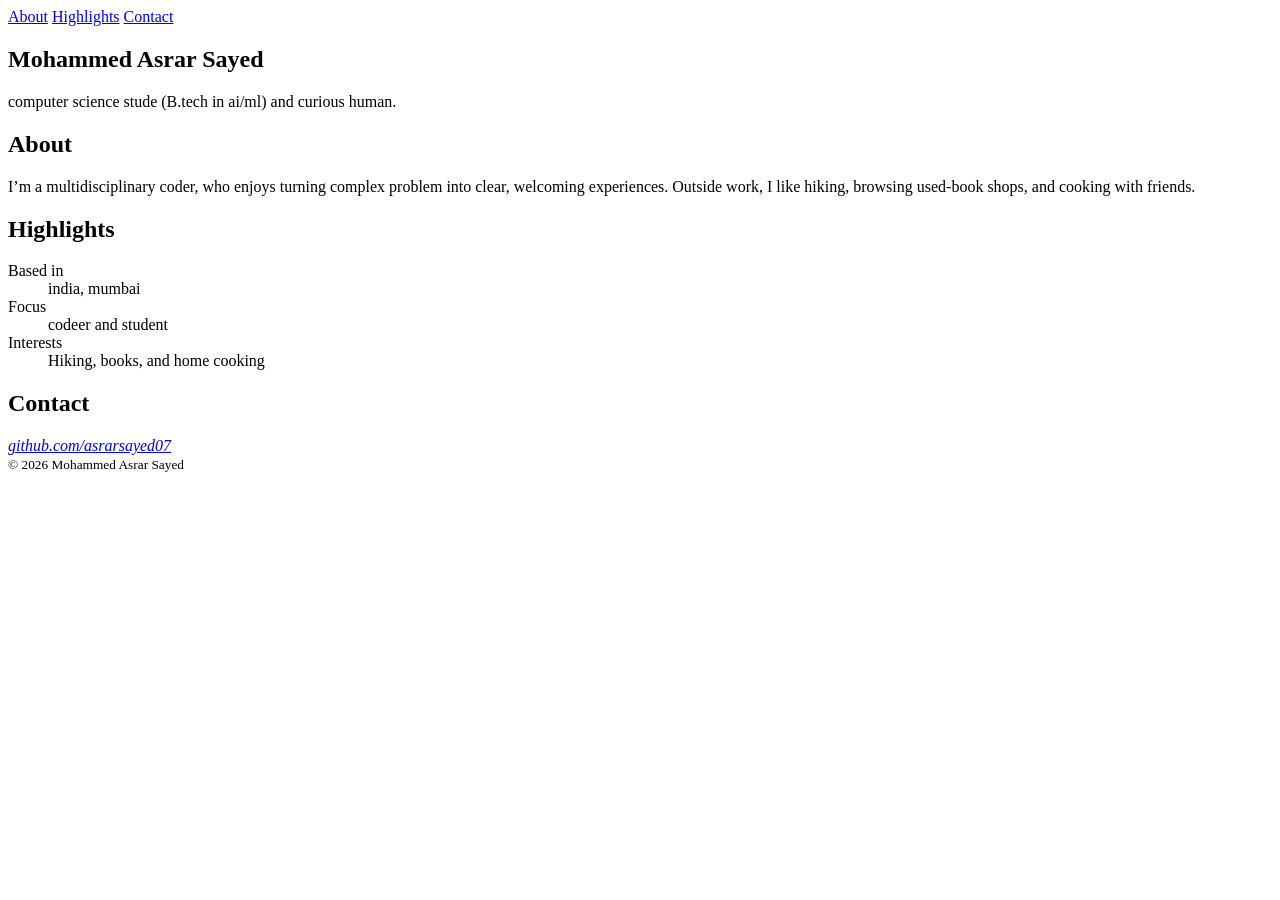
<file: P5/index.html>
<!doctype html>
<html lang="en">
<head>
  <meta charset="utf-8">
  <meta name="viewport" content="width=device-width, initial-scale=1">
  <meta name="description" content="A short biography of Mohammed Asrar Sayed.">
  <title>Mohammed Asrar Sayed — Bio</title>
</head>
<body>
  <header>
    <nav aria-label="Main navigation">
      <a href="#about">About</a>
      <a href="#highlights">Highlights</a>
      <a href="#contact">Contact</a>
    </nav>
  </header>

  <main>
    <article>
      <header>
        <h1>Mohammed Asrar Sayed</h1>
        <p>computer science stude (B.tech in ai/ml) and curious human.</p>
      </header>

      <section id="about">
        <h2>About</h2>
        <p>
          I’m a multidisciplinary coder, who enjoys turning complex problem
          into clear, welcoming experiences. Outside work, I like hiking,
          browsing used-book shops, and cooking with friends.
        </p>
      </section>

      <section id="highlights">
        <h2>Highlights</h2>
        <dl>
          <dt>Based in</dt>
          <dd>india, mumbai</dd>
          <dt>Focus</dt>
          <dd>codeer and student</dd>
          <dt>Interests</dt>
          <dd>Hiking, books, and home cooking</dd>
        </dl>
      </section>

      <section id="contact">
        <h2>Contact</h2>
        <address>
          <a href="https://github.com/asrarsayed07" target="_blank" rel="noreferrer">github.com/asrarsayed07</a>
        </address>
      </section>
    </article>
  </main>

  <footer>
    <small>© <time datetime="2026">2026</time> Mohammed Asrar Sayed</small>
  </footer>
</body>
</html>
</file>
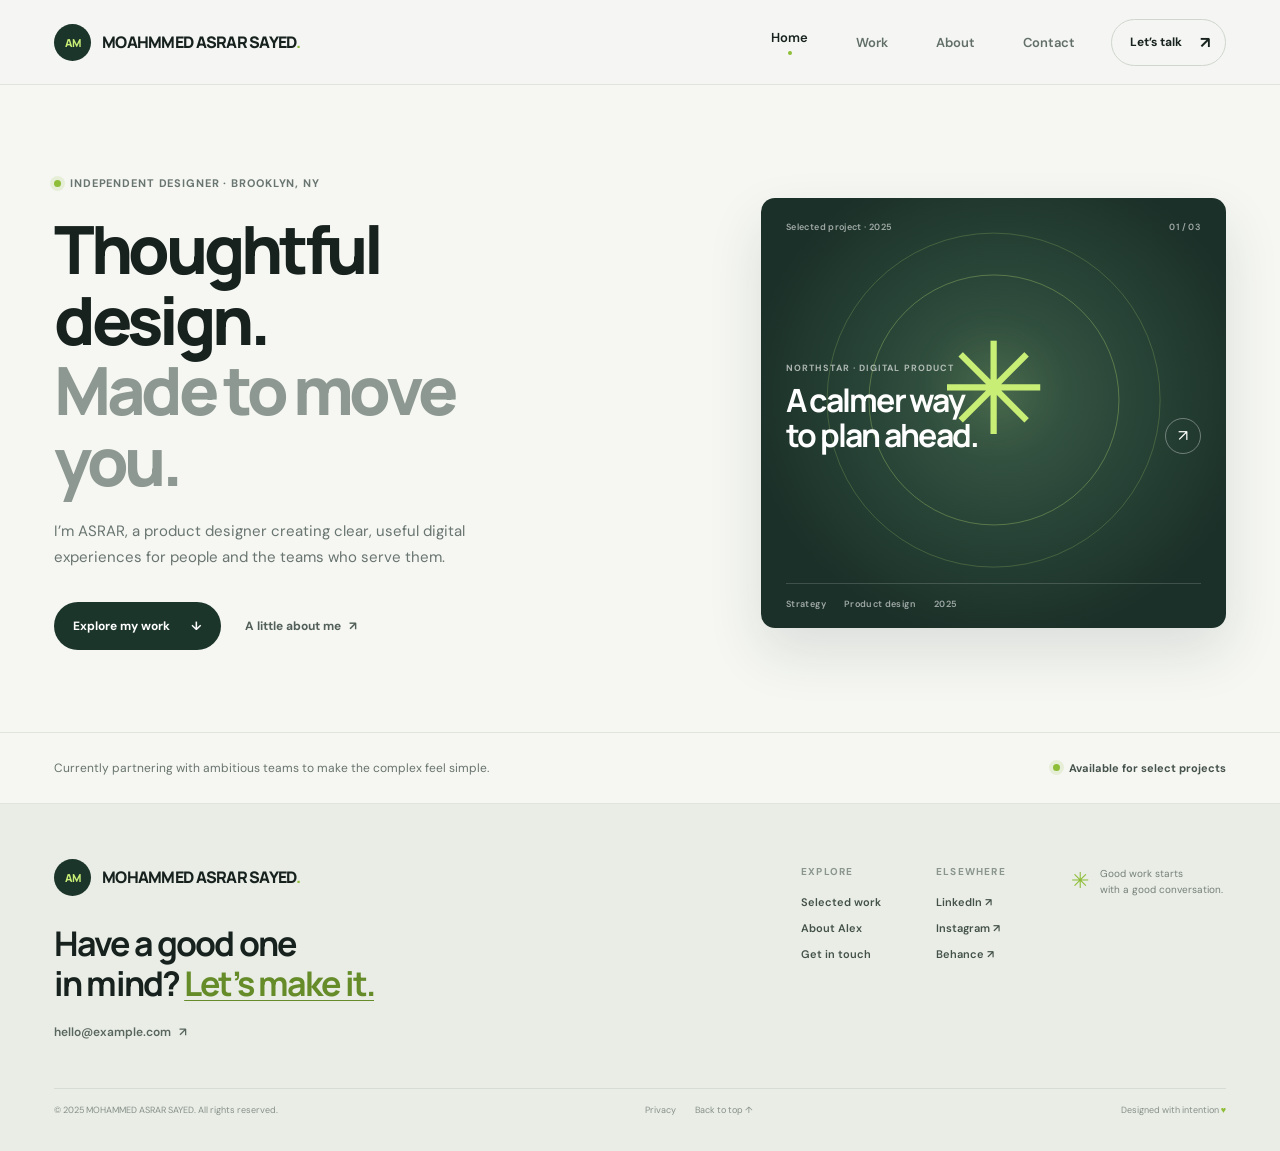
<file: P10/p10.html>
<!doctype html>
<html lang="en">
<head>
  <meta charset="utf-8">
  <meta name="viewport" content="width=device-width, initial-scale=1">
  <meta name="description" content="A responsive portfolio header and footer built with modern CSS Flexbox.">
  <title>MOHAMMED ASRAR SAYED — Portfolio</title>
  <link rel="preconnect" href="https://fonts.googleapis.com">
  <link rel="preconnect" href="https://fonts.gstatic.com" crossorigin>
  <link href="https://fonts.googleapis.com/css2?family=DM+Sans:wght@400;500;600;700&family=Manrope:wght@500;600;700;800&display=swap" rel="stylesheet">
  <link rel="stylesheet" href="p10.css">
</head>
<body>
  <a class="skip-link" href="#main">Skip to content</a>

  <header class="site-header">
    <div class="header-inner">
      <a class="brand" href="#home" aria-label="Alex Morgan home">
        <span class="brand-mark" aria-hidden="true">AM</span>
        <span class="brand-name">MOAHMMED ASRAR SAYED<span class="brand-dot">.</span></span>
      </a>

      <nav class="primary-nav" aria-label="Main navigation">
        <a class="nav-link is-current" href="#home">Home</a>
        <a class="nav-link" href="#work">Work</a>
        <a class="nav-link" href="#about">About</a>
        <a class="nav-link" href="#contact">Contact</a>
      </nav>

      <a class="header-cta" href="mailto:hello@example.com">
        <span>Let’s talk</span>
        <span class="arrow" aria-hidden="true">↗</span>
      </a>
    </div>
  </header>

  <main id="main">
    <section class="hero" id="home" aria-labelledby="hero-title">
      <div class="hero-copy">
        <p class="eyebrow">
          <span class="status-dot"></span>
          Independent designer · Brooklyn, NY
        </p>

        <h1 id="hero-title">
          Thoughtful design.<br>
          <span>Made to move you.</span>
        </h1>

        <p class="hero-description">
          I’m ASRAR, a product designer creating clear, useful digital
          experiences for people and the teams who serve them.
        </p>

        <div class="hero-actions">
          <a class="button button-dark" href="#work">
            Explore my work <span aria-hidden="true">↓</span>
          </a>
          <a class="text-link" href="#about">
            A little about me <span aria-hidden="true">↗</span>
          </a>
        </div>
      </div>

      <div class="hero-card" id="work" aria-label="Featured project: Northstar, a calmer way to plan">
        <div class="card-topline">
          <span>Selected project · 2025</span>
          <span>01 / 03</span>
        </div>

        <div class="orbit orbit-one"></div>
        <div class="orbit orbit-two"></div>

        <div class="northstar-icon" aria-hidden="true">✳</div>

        <div class="project-caption">
          <div>
            <p class="project-kicker">Northstar · Digital product</p>
            <h2>A calmer way<br>to plan ahead.</h2>
          </div>
          <a class="round-link" href="#contact" aria-label="Ask about the Northstar project">↗</a>
        </div>

        <div class="card-bottom">
          <span>Strategy</span>
          <span>Product design</span>
          <span>2025</span>
        </div>
      </div>
    </section>

    <section class="about-strip" id="about">
      <p>Currently partnering with ambitious teams to make the complex feel simple.</p>
      <div class="availability">
        <span class="status-dot"></span>
        Available for select projects
      </div>
    </section>
  </main>

  <footer class="site-footer" id="contact">
    <div class="footer-main">
      <div class="footer-intro">
        <a class="brand footer-brand" href="#home">
          <span class="brand-mark" aria-hidden="true">AM</span>
          <span class="brand-name">MOHAMMED ASRAR SAYED<span class="brand-dot">.</span></span>
        </a>

        <h2>
          Have a good one<br>
          in mind? <a href="mailto:hello@example.com">Let’s make it.</a>
        </h2>

        <a class="email-link" href="mailto:hello@example.com">
          hello@example.com <span aria-hidden="true">↗</span>
        </a>
      </div>

      <div class="footer-column">
        <h3>Explore</h3>
        <a href="#work">Selected work</a>
        <a href="#about">About Alex</a>
        <a href="#contact">Get in touch</a>
      </div>

      <div class="footer-column">
        <h3>Elsewhere</h3>
        <a href="https://www.linkedin.com/">LinkedIn <span aria-hidden="true">↗</span></a>
        <a href="https://www.instagram.com/">Instagram <span aria-hidden="true">↗</span></a>
        <a href="https://www.behance.net/">Behance <span aria-hidden="true">↗</span></a>
      </div>

      <div class="footer-note">
        <span class="note-icon" aria-hidden="true">✳</span>
        <p>Good work starts<br>with a good conversation.</p>
      </div>
    </div>

    <div class="footer-bottom">
      <span>© 2025 MOHAMMED ASRAR SAYED. All rights reserved.</span>

      <div class="footer-legal">
        <a href="#privacy">Privacy</a>
        <a href="#home">Back to top ↑</a>
      </div>

      <span class="built-with">
        Designed with intention <span aria-hidden="true">♥</span>
      </span>
    </div>
  </footer>
</body>
</html>
</file>
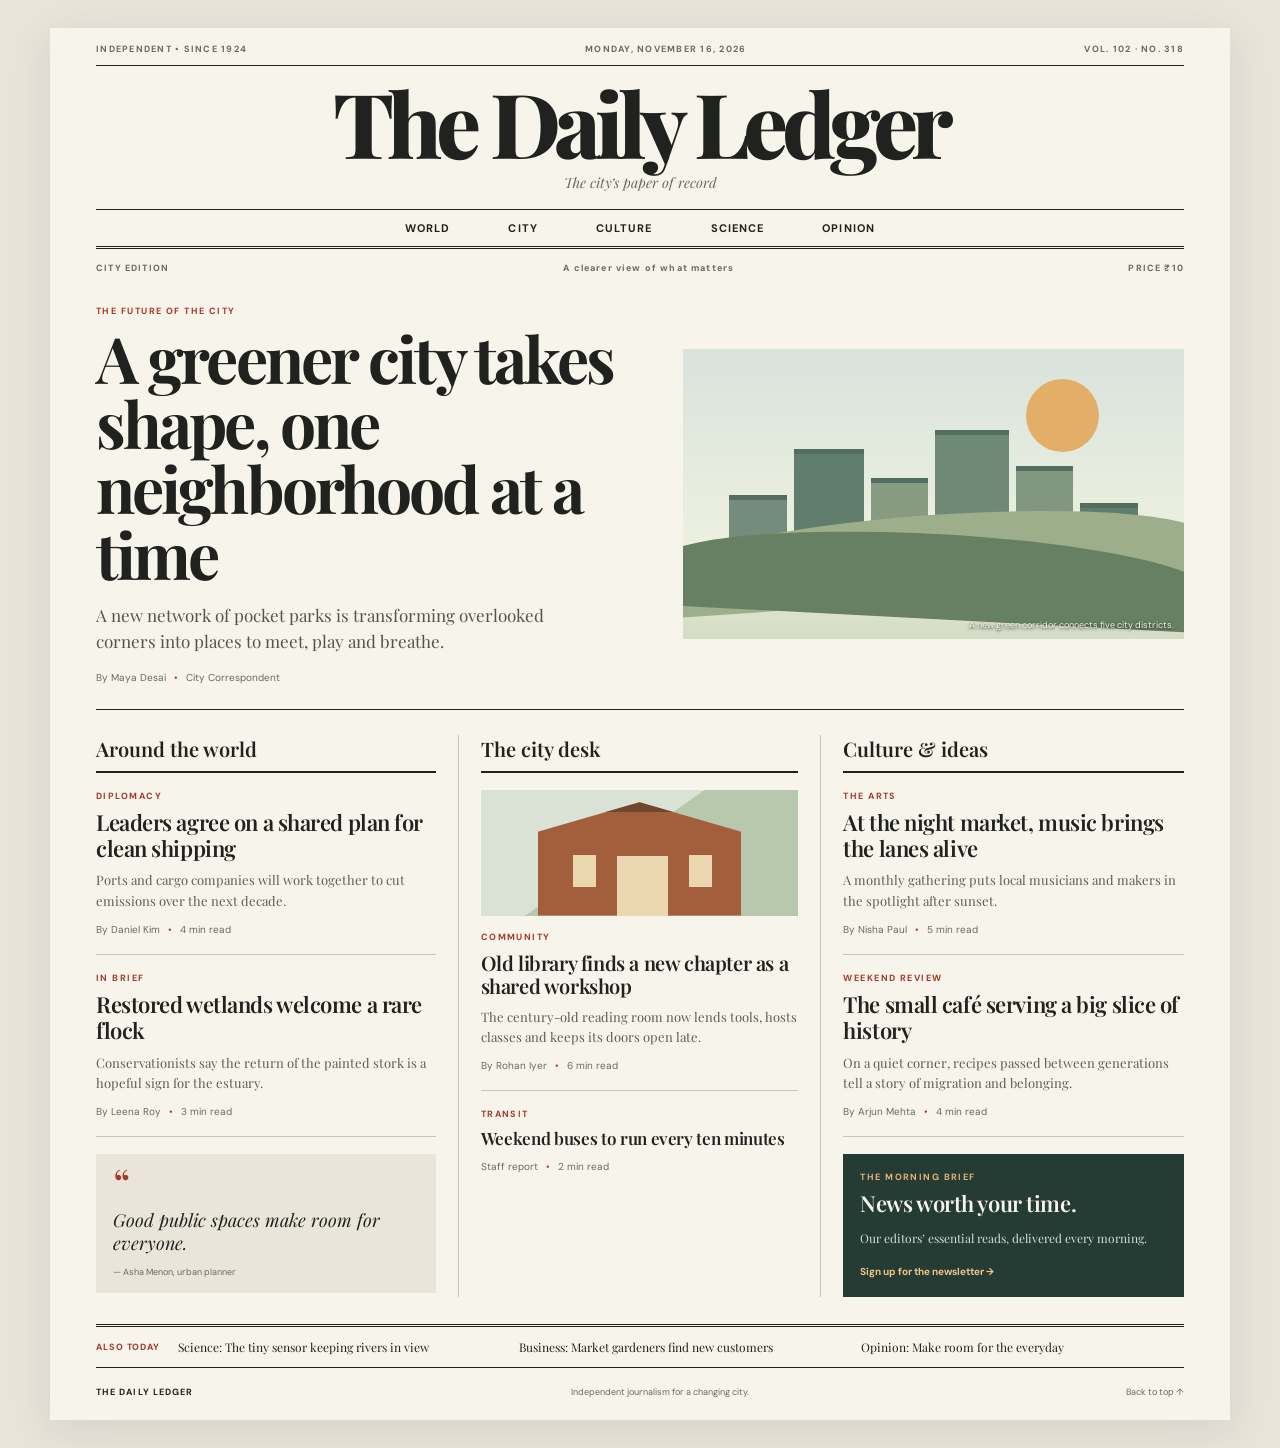
<file: P11/p11.html>
<!doctype html>
<html lang="en">
<head>
  <meta charset="utf-8">
  <meta name="viewport" content="width=device-width, initial-scale=1">
  <meta name="description" content="A responsive newspaper-style three-column layout built with CSS Grid.">
  <title>The Daily Ledger — City Edition</title>
  <link rel="stylesheet" href="p11.css">
</head>
<body>
  <div class="page-shell">
    <header class="masthead">
      <div class="topline">
        <span>INDEPENDENT • SINCE 1924</span>
        <span>MONDAY, NOVEMBER 16, 2026</span>
        <span>VOL. 102 · NO. 318</span>
      </div>
      <a class="brand" href="#top" aria-label="The Daily Ledger home">The Daily Ledger</a>
      <p class="tagline">The city’s paper of record</p>
      <nav class="sections" aria-label="Newspaper sections">
        <a href="#world">World</a>
        <a href="#city">City</a>
        <a href="#culture">Culture</a>
        <a href="#science">Science</a>
        <a href="#opinion">Opinion</a>
      </nav>
    </header>

    <main id="top">
      <div class="edition-line">
        <span>CITY EDITION</span>
        <span>A clearer view of what matters</span>
        <span>PRICE ₹10</span>
      </div>

      <section class="lead-story" aria-labelledby="lead-title">
        <div class="lead-copy">
          <p class="kicker">THE FUTURE OF THE CITY</p>
          <h1 id="lead-title">A greener city takes shape, one neighborhood at a time</h1>
          <p class="deck">
            A new network of pocket parks is transforming overlooked corners into
            places to meet, play and breathe.
          </p>
          <p class="byline">By Maya Desai <span>•</span> City Correspondent</p>
        </div>

        <figure class="lead-art" role="img" aria-label="Illustration of a city skyline surrounded by trees">
          <div class="sun"></div>
          <div class="skyline">
            <i></i><i></i><i></i><i></i><i></i><i></i>
          </div>
          <div class="hill hill-back"></div>
          <div class="hill hill-front"></div>
          <figcaption>A new green corridor connects five city districts.</figcaption>
        </figure>
      </section>

      <div class="content-grid">
        <section class="column" id="world" aria-labelledby="world-heading">
          <h2 class="column-heading" id="world-heading">Around the world</h2>

          <article class="story">
            <p class="kicker">DIPLOMACY</p>
            <h3>Leaders agree on a shared plan for clean shipping</h3>
            <p class="summary">
              Ports and cargo companies will work together to cut emissions over
              the next decade.
            </p>
            <p class="byline">By Daniel Kim <span>•</span> 4 min read</p>
          </article>

          <article class="story">
            <p class="kicker">IN BRIEF</p>
            <h3>Restored wetlands welcome a rare flock</h3>
            <p class="summary">
              Conservationists say the return of the painted stork is a hopeful
              sign for the estuary.
            </p>
            <p class="byline">By Leena Roy <span>•</span> 3 min read</p>
          </article>

          <aside class="quote-card">
            <span class="quote-mark">“</span>
            <blockquote>Good public spaces make room for everyone.</blockquote>
            <p>— Asha Menon, urban planner</p>
          </aside>
        </section>

        <section class="column" id="city" aria-labelledby="city-heading">
          <h2 class="column-heading" id="city-heading">The city desk</h2>

          <article class="story featured-story">
            <div class="story-illustration library" role="img" aria-label="Illustration of a neighborhood library"></div>
            <p class="kicker">COMMUNITY</p>
            <h3>Old library finds a new chapter as a shared workshop</h3>
            <p class="summary">
              The century-old reading room now lends tools, hosts classes and
              keeps its doors open late.
            </p>
            <p class="byline">By Rohan Iyer <span>•</span> 6 min read</p>
          </article>

          <article class="story compact-story">
            <p class="kicker">TRANSIT</p>
            <h3>Weekend buses to run every ten minutes</h3>
            <p class="byline">Staff report <span>•</span> 2 min read</p>
          </article>
        </section>

        <section class="column" id="culture" aria-labelledby="culture-heading">
          <h2 class="column-heading" id="culture-heading">Culture &amp; ideas</h2>

          <article class="story">
            <p class="kicker">THE ARTS</p>
            <h3>At the night market, music brings the lanes alive</h3>
            <p class="summary">
              A monthly gathering puts local musicians and makers in the
              spotlight after sunset.
            </p>
            <p class="byline">By Nisha Paul <span>•</span> 5 min read</p>
          </article>

          <article class="story">
            <p class="kicker">WEEKEND REVIEW</p>
            <h3>The small café serving a big slice of history</h3>
            <p class="summary">
              On a quiet corner, recipes passed between generations tell a story
              of migration and belonging.
            </p>
            <p class="byline">By Arjun Mehta <span>•</span> 4 min read</p>
          </article>

          <div class="newsletter" id="opinion">
            <p class="kicker">THE MORNING BRIEF</p>
            <h3>News worth your time.</h3>
            <p>Our editors’ essential reads, delivered every morning.</p>
            <a href="mailto:brief@example.com?subject=Morning%20Brief">
              Sign up for the newsletter →
            </a>
          </div>
        </section>
      </div>

      <section class="bottom-strip" id="science" aria-label="More headlines">
        <span class="strip-label">ALSO TODAY</span>
        <a href="#science">Science: The tiny sensor keeping rivers in view</a>
        <a href="#city">Business: Market gardeners find new customers</a>
        <a href="#opinion">Opinion: Make room for the everyday</a>
      </section>
    </main>

    <footer>
      <span>THE DAILY LEDGER</span>
      <span>Independent journalism for a changing city.</span>
      <a href="#top">Back to top ↑</a>
    </footer>
  </div>
</body>
</html>
</file>
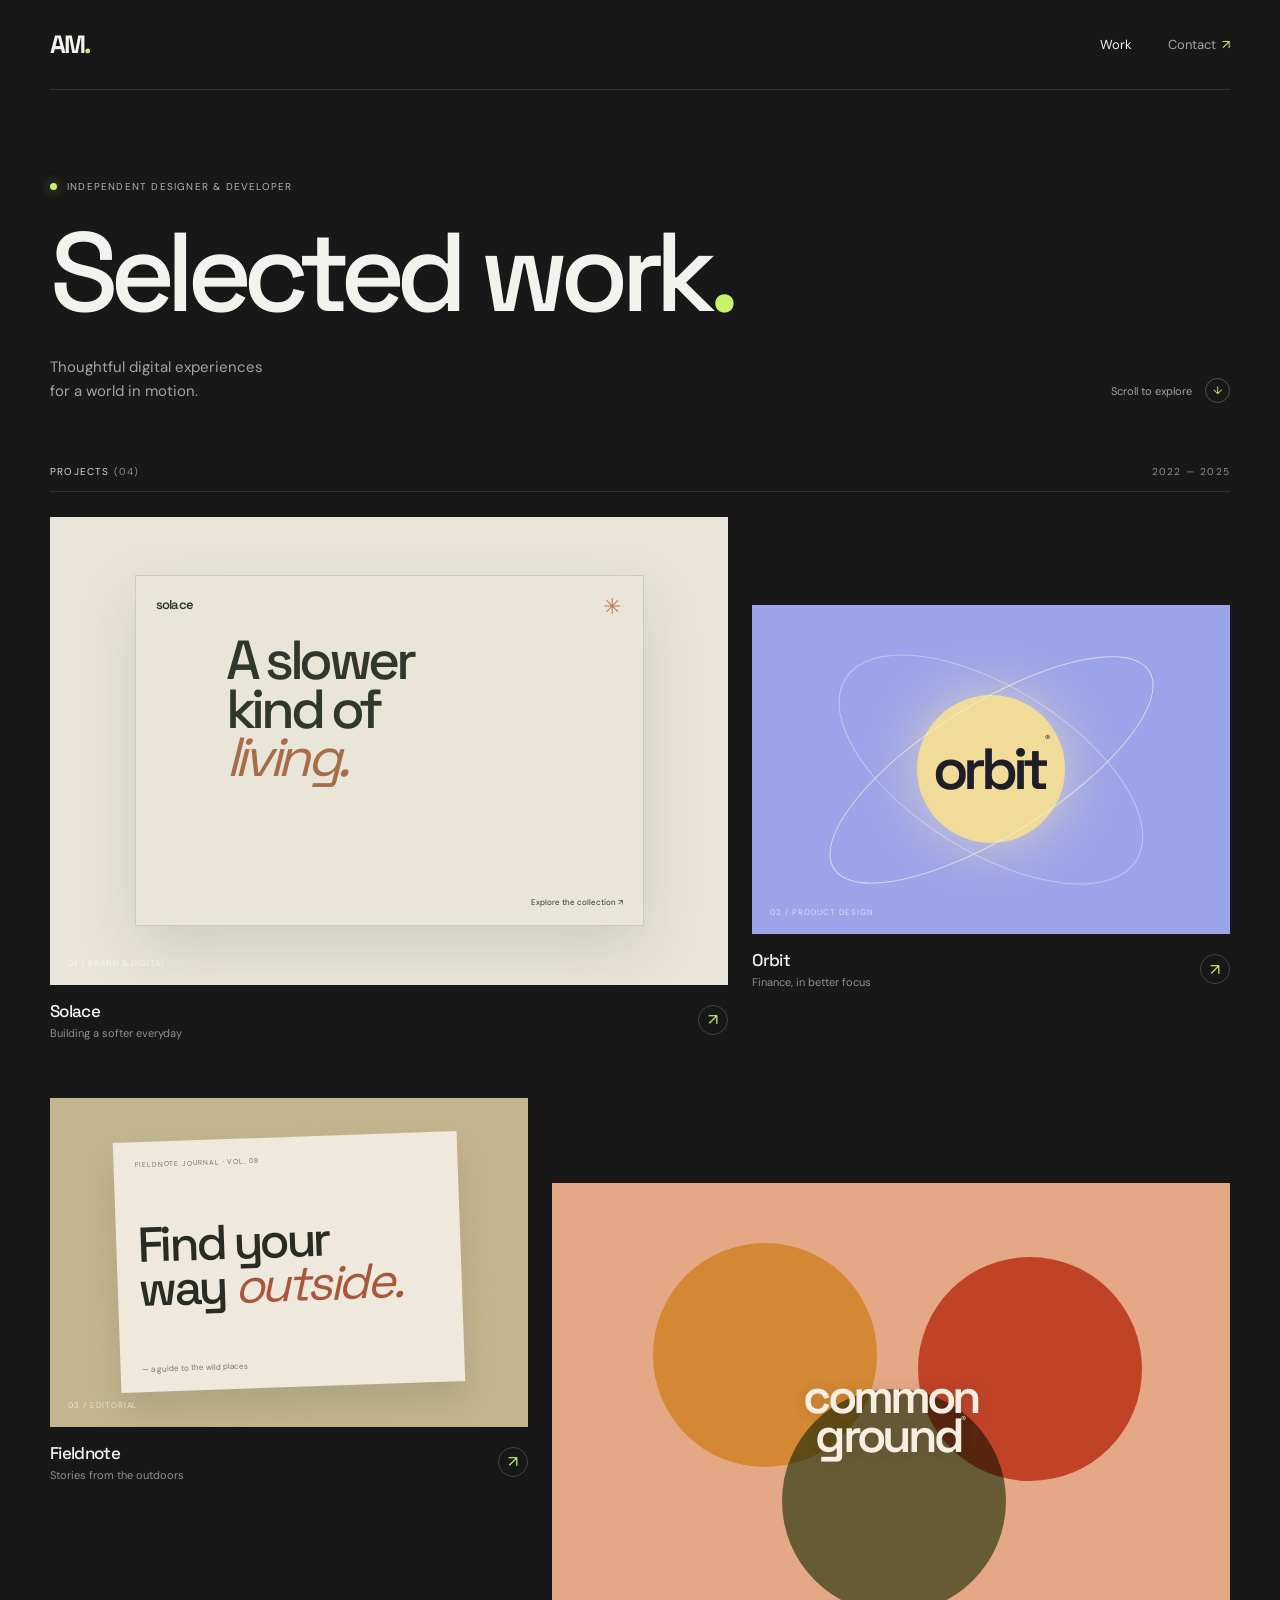
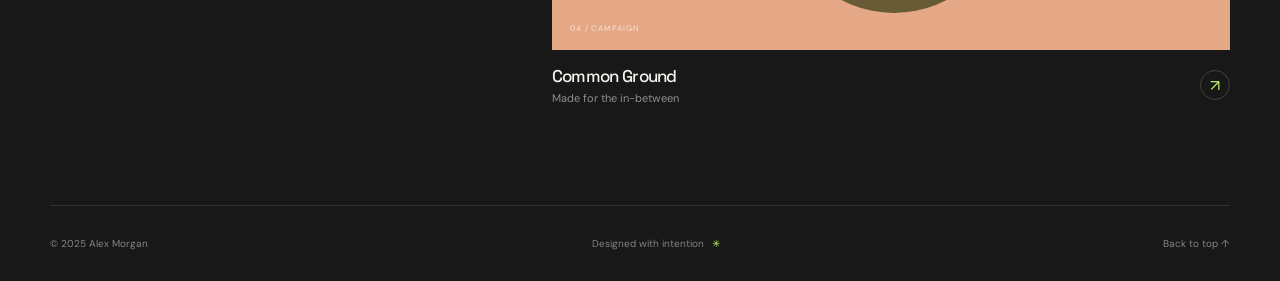
<file: P12/p12.html>
<!doctype html>
<html lang="en">
<head>
  <meta charset="utf-8">
  <meta name="viewport" content="width=device-width, initial-scale=1">
  <meta name="description" content="Selected digital design and development projects by Alex Morgan.">
  <title>Selected Work — Alex Morgan</title>
  <link rel="preconnect" href="https://fonts.googleapis.com">
  <link rel="preconnect" href="https://fonts.gstatic.com" crossorigin>
  <link href="https://fonts.googleapis.com/css2?family=DM+Sans:wght@400;500;600;700&family=Space+Grotesk:wght@400;500;600;700&display=swap" rel="stylesheet">
  <link rel="stylesheet" href="p12.css">
</head>
<body>
  <main class="page-shell">
    <header class="site-header">
      <a class="wordmark" href="#top" aria-label="Alex Morgan, home">AM<span>.</span></a>
      <nav aria-label="Main navigation">
        <a class="nav-active" href="#work">Work</a>
        <a href="mailto:hello@alexmorgan.design">Contact <span aria-hidden="true">↗</span></a>
      </nav>
    </header>

    <section class="intro" id="top" aria-labelledby="page-title">
      <p class="eyebrow"><span class="status-dot"></span> Independent designer &amp; developer</p>
      <h1 id="page-title">Selected work<span class="period">.</span></h1>
      <div class="intro-bottom">
        <p>Thoughtful digital experiences<br>for a world in motion.</p>
        <a class="scroll-link" href="#work">Scroll to explore <span aria-hidden="true">↓</span></a>
      </div>
    </section>

    <section class="work-section" id="work" aria-label="Portfolio projects">
      <div class="section-heading">
        <span>Projects <span class="muted">(04)</span></span>
        <span class="section-note">2022 — 2025</span>
      </div>

      <div class="project-grid">
        <article class="project project-featured">
          <a class="project-link" href="https://example.com" aria-label="View Solace project">
            <div class="project-art art-solace">
              <div class="solace-ui">
                <span class="mini-brand">solace</span>
                <span class="sun-mark">✳</span>
                <span class="solace-copy">A slower<br>kind of<br><i>living.</i></span>
                <span class="tiny-cta">Explore the collection ↗</span>
              </div>
              <span class="art-label">01 / BRAND &amp; DIGITAL</span>
            </div>
            <div class="project-meta">
              <div><h2>Solace</h2><p>Building a softer everyday</p></div>
              <span class="project-arrow" aria-hidden="true">↗</span>
            </div>
          </a>
        </article>

        <article class="project project-orbit">
          <a class="project-link" href="https://example.com" aria-label="View Orbit project">
            <div class="project-art art-orbit">
              <div class="orbit-sun"></div>
              <div class="orbit-ring ring-one"></div>
              <div class="orbit-ring ring-two"></div>
              <span class="orbit-word">orbit<span>®</span></span>
              <span class="art-label">02 / PRODUCT DESIGN</span>
            </div>
            <div class="project-meta">
              <div><h2>Orbit</h2><p>Finance, in better focus</p></div>
              <span class="project-arrow" aria-hidden="true">↗</span>
            </div>
          </a>
        </article>

        <article class="project project-fieldnote">
          <a class="project-link" href="https://example.com" aria-label="View Fieldnote project">
            <div class="project-art art-fieldnote">
              <div class="field-card">
                <span class="field-kicker">FIELDNOTE JOURNAL · VOL. 08</span>
                <span class="field-title">Find your<br>way <i>outside.</i></span>
                <span class="field-lines">— a guide to the wild places</span>
              </div>
              <span class="art-label">03 / EDITORIAL</span>
            </div>
            <div class="project-meta">
              <div><h2>Fieldnote</h2><p>Stories from the outdoors</p></div>
              <span class="project-arrow" aria-hidden="true">↗</span>
            </div>
          </a>
        </article>

        <article class="project project-common">
          <a class="project-link" href="https://example.com" aria-label="View Common Ground project">
            <div class="project-art art-common">
              <div class="common-shape shape-a"></div>
              <div class="common-shape shape-b"></div>
              <div class="common-shape shape-c"></div>
              <span class="common-word">common<br>ground<span>®</span></span>
              <span class="art-label">04 / CAMPAIGN</span>
            </div>
            <div class="project-meta">
              <div><h2>Common Ground</h2><p>Made for the in-between</p></div>
              <span class="project-arrow" aria-hidden="true">↗</span>
            </div>
          </a>
        </article>
      </div>
    </section>

    <footer class="site-footer">
      <span>© 2025 Alex Morgan</span>
      <span>Designed with intention <span class="footer-star">✳</span></span>
      <a href="#top">Back to top ↑</a>
    </footer>
  </main>
</body>
</html>
</file>
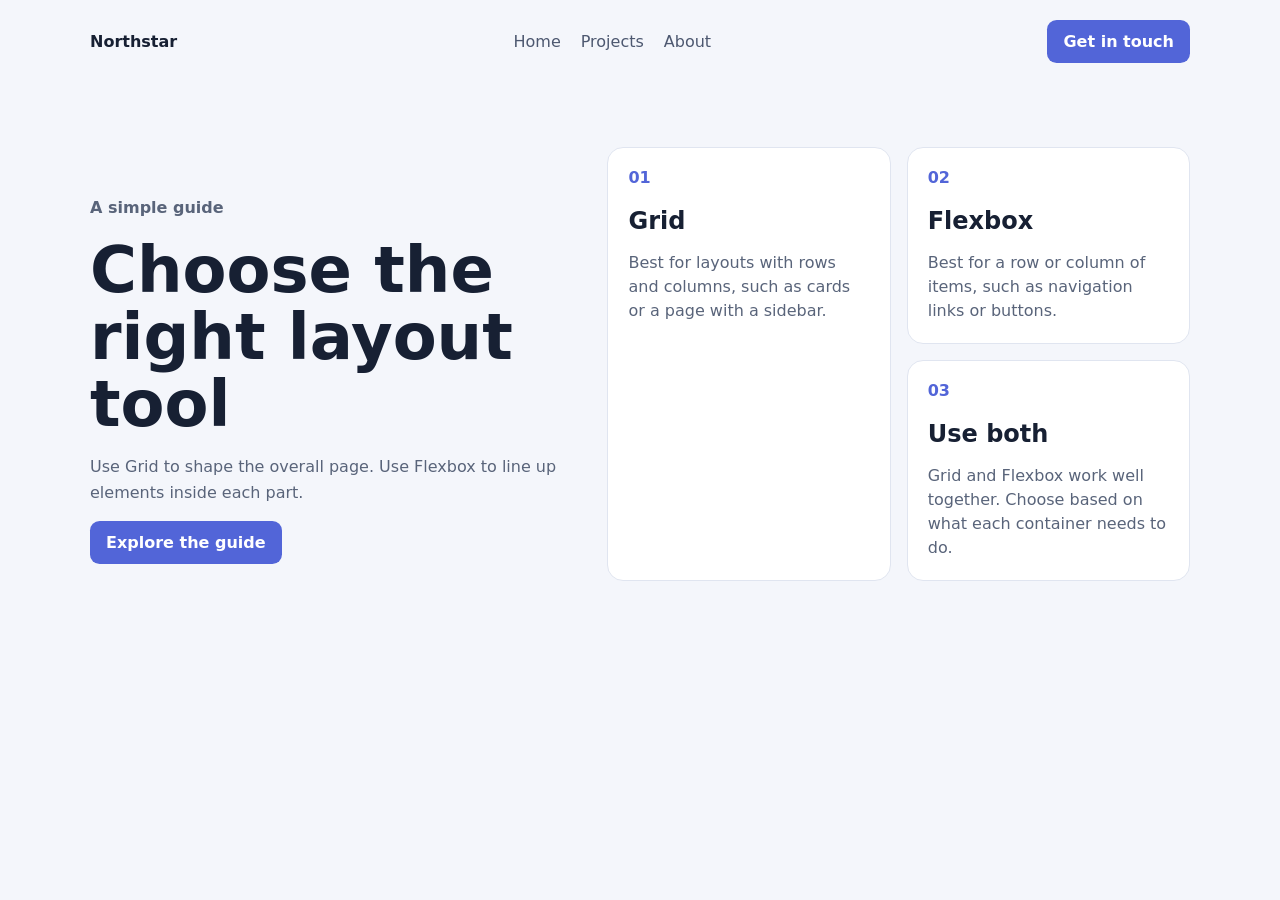
<file: P13/p13.html>
<!DOCTYPE html>
<html lang="en">
<head>
  <meta charset="UTF-8">
  <meta name="viewport" content="width=device-width, initial-scale=1.0">
  <title>Flexbox or Grid?</title>
  <link rel="stylesheet" href="p13.css">
</head>
<body>
  <div class="layout">
    <header class="header">
      <a class="logo" href="#">Northstar</a>

      <nav class="nav" aria-label="Main navigation">
        <a href="#">Home</a>
        <a href="#">Projects</a>
        <a href="#">About</a>
      </nav>

      <a class="button" href="#">Get in touch</a>
    </header>

    <main class="content">
      <section class="intro">
        <p class="eyebrow">A simple guide</p>
        <h1>Choose the right layout tool</h1>
        <p>
          Use Grid to shape the overall page. Use Flexbox to line up elements
          inside each part.
        </p>
        <a class="button" href="#">Explore the guide</a>
      </section>

      <section class="cards" aria-label="Layout options">
        <article class="card">
          <span class="number">01</span>
          <h2>Grid</h2>
          <p>
            Best for layouts with rows and columns, such as cards or a page
            with a sidebar.
          </p>
        </article>

        <article class="card">
          <span class="number">02</span>
          <h2>Flexbox</h2>
          <p>
            Best for a row or column of items, such as navigation links or
            buttons.
          </p>
        </article>

        <article class="card">
          <span class="number">03</span>
          <h2>Use both</h2>
          <p>
            Grid and Flexbox work well together. Choose based on what each
            container needs to do.
          </p>
        </article>
      </section>
    </main>
  </div>
</body>
</html>
</file>
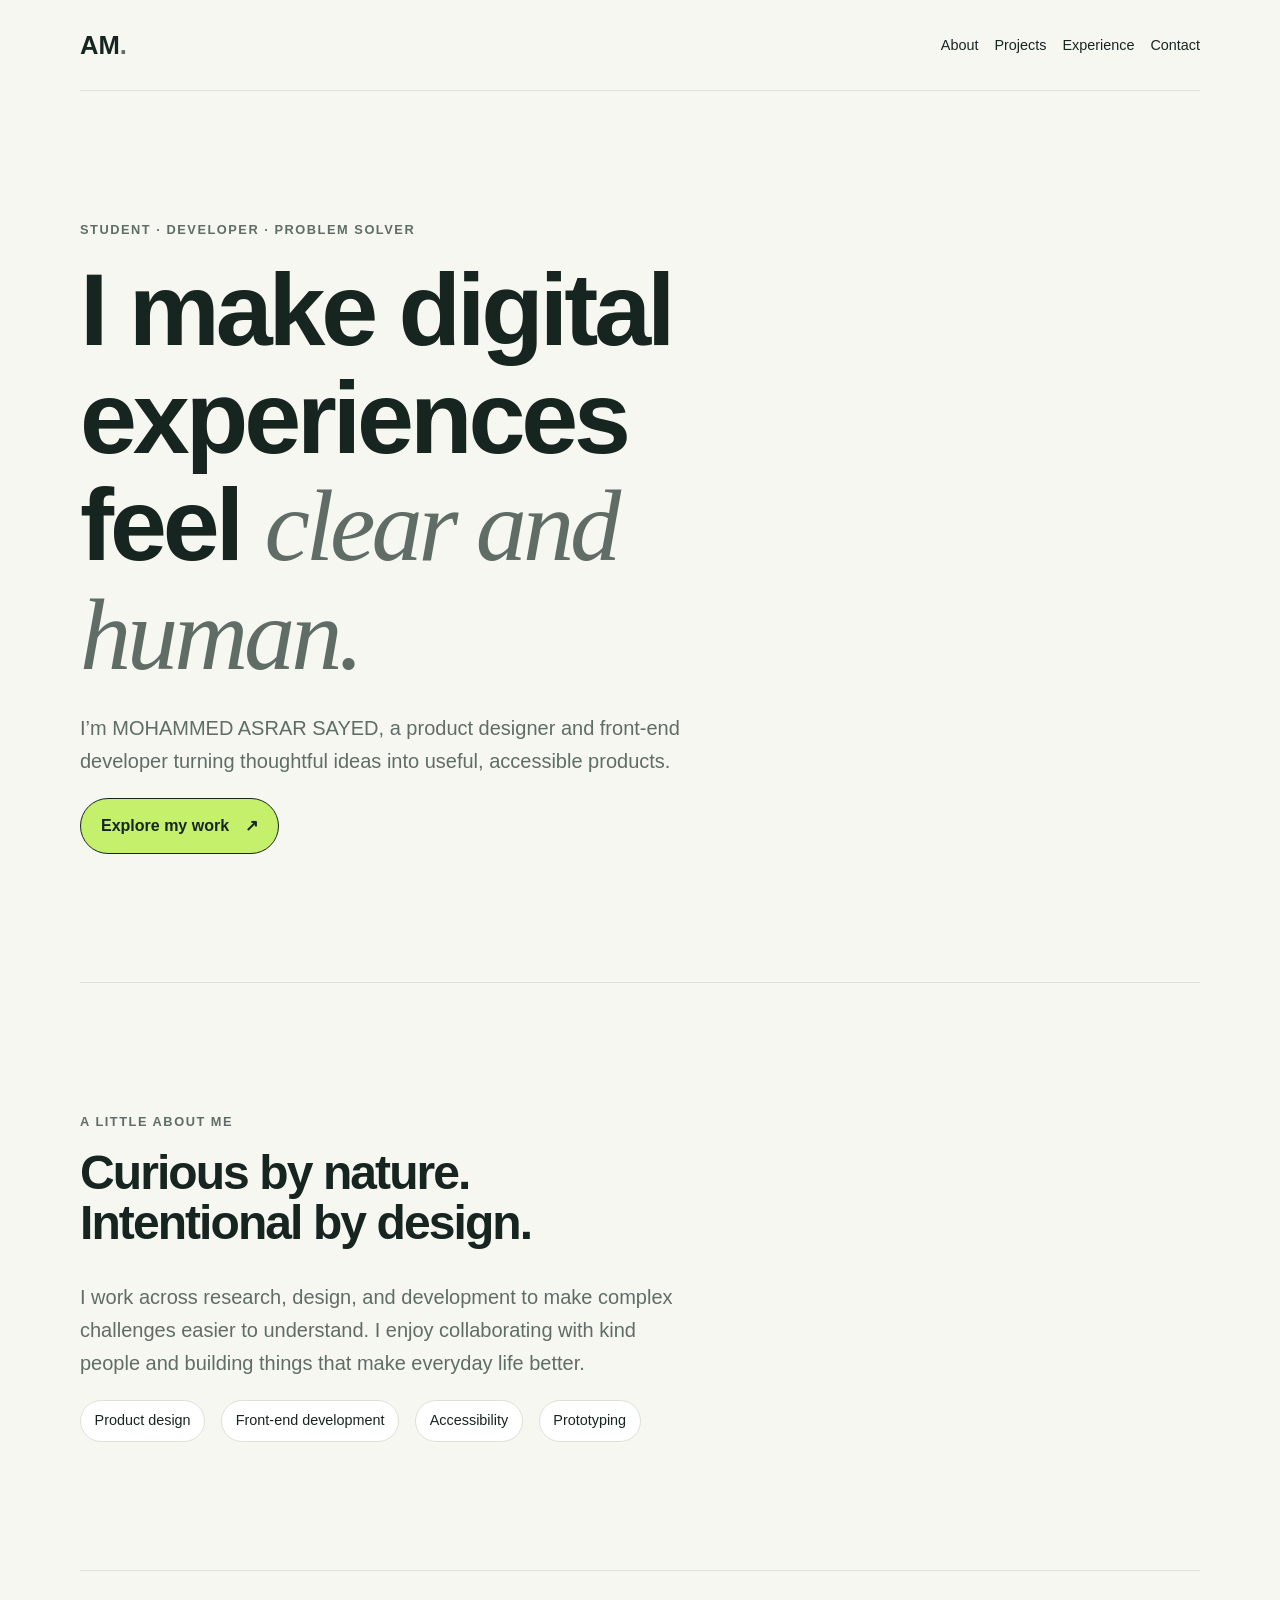
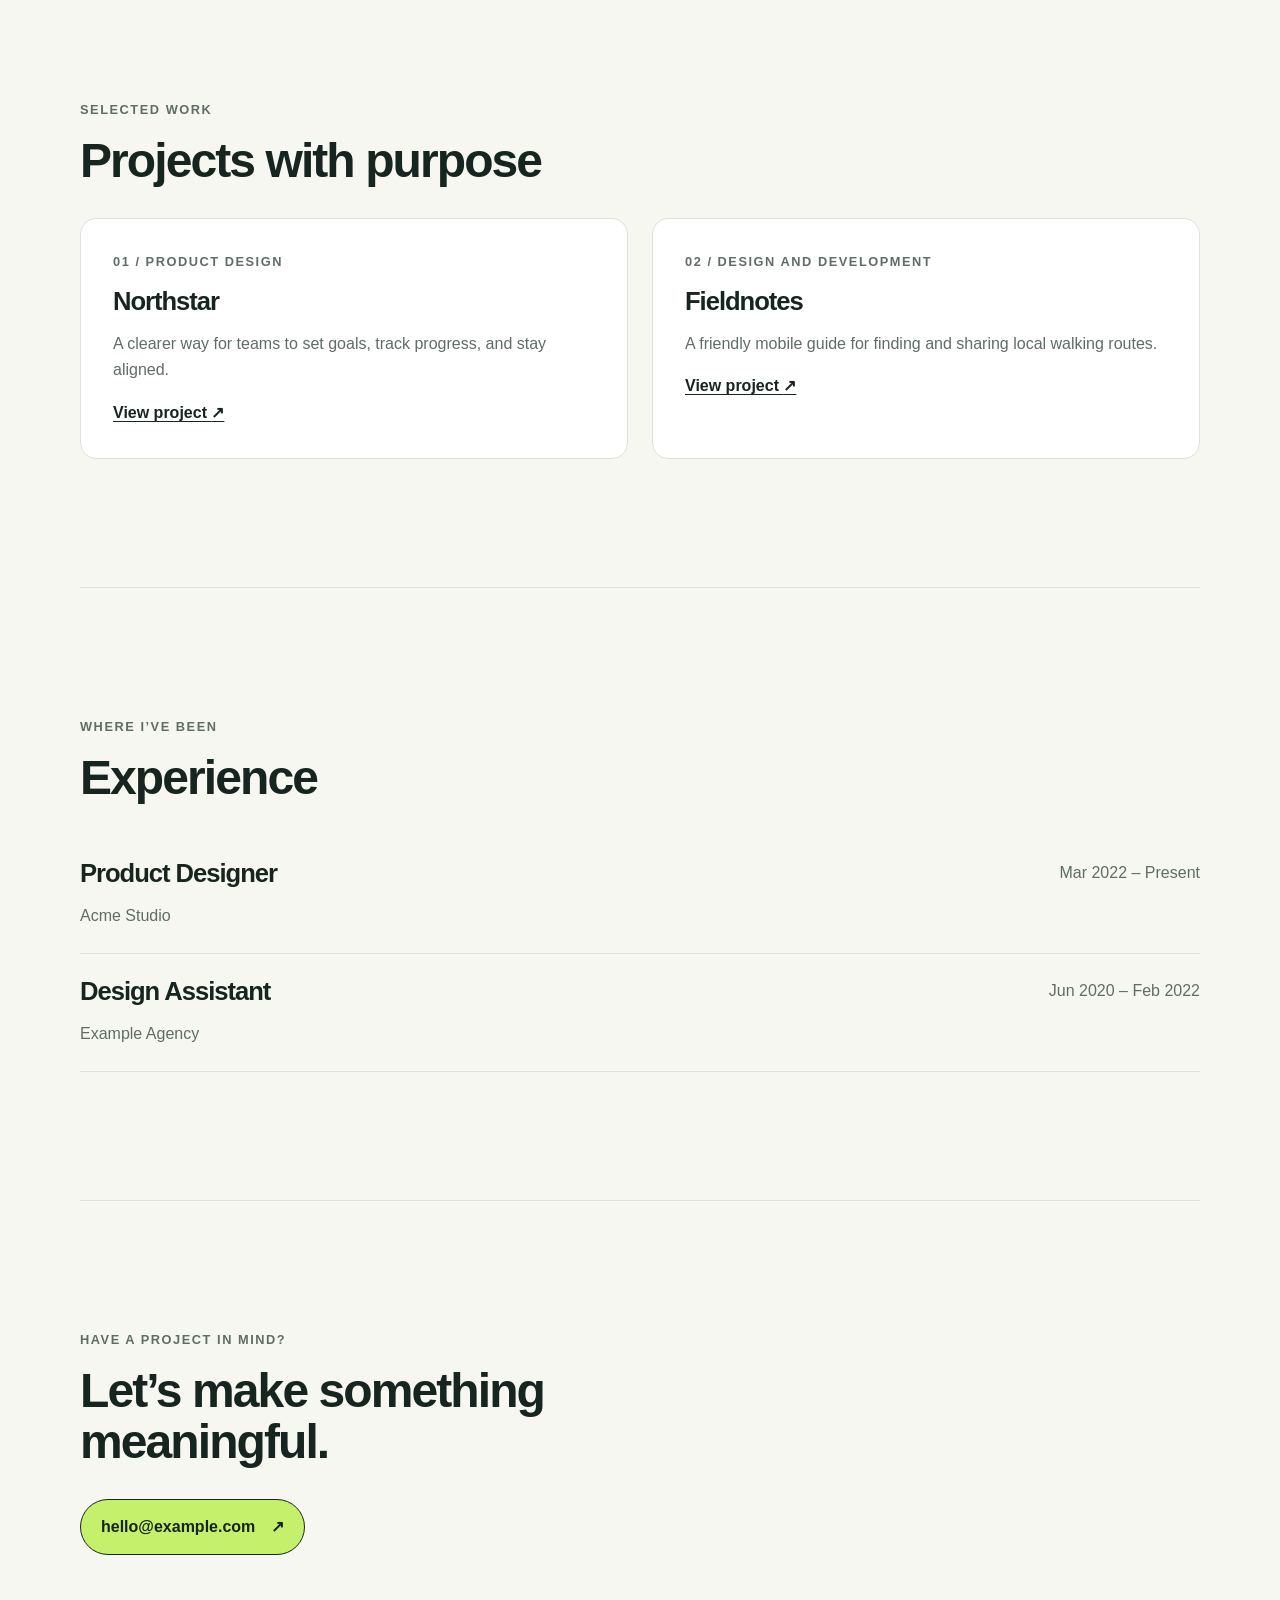
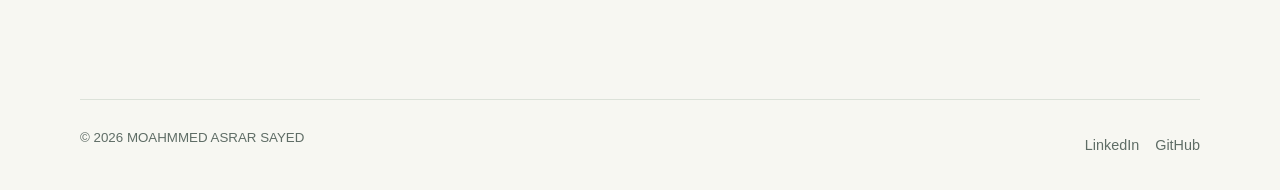
<file: P7/p7.html>
<!-- index.html -->
<!doctype html>
<html lang="en">
<head>
  <meta charset="utf-8">
  <meta name="viewport" content="width=device-width, initial-scale=1">
  <meta name="description" content="Portfolio of Alex Morgan, designer and developer.">
  <title>MOHAMMED ASRAR SAYED — Portfolio</title>
  <link rel="stylesheet" href="p7.css">
</head>
<body>
  <a class="skip-link" href="#main">Skip to content</a>

  <header class="site-header">
    <a class="wordmark" href="/" aria-label="MOHAMMED ASRAR SAYED home">AM<span>.</span></a>
    <nav aria-label="Main navigation">
      <ul class="nav-list">
        <li><a href="#about">About</a></li>
        <li><a href="#projects">Projects</a></li>
        <li><a href="#experience">Experience</a></li>
        <li><a href="#contact">Contact</a></li>
      </ul>
    </nav>
  </header>

  <main id="main">
    <section class="hero page-section" aria-labelledby="hero-title">
      <p class="eyebrow">Student · Developer · Problem solver</p>
      <h1 id="hero-title">I make digital experiences feel <em>clear and human.</em></h1>
      <p class="hero-copy">
        I’m MOHAMMED ASRAR SAYED, a product designer and front-end developer turning
        thoughtful ideas into useful, accessible products.
      </p>
      <a class="button" href="#projects">Explore my work <span aria-hidden="true">↗</span></a>
    </section>

    <section class="page-section" id="about" aria-labelledby="about-title">
      <p class="eyebrow">A little about me</p>
      <h2 id="about-title">Curious by nature. Intentional by design.</h2>
      <p class="section-copy">
        I work across research, design, and development to make complex
        challenges easier to understand. I enjoy collaborating with kind
        people and building things that make everyday life better.
      </p>
      <ul class="tag-list" aria-label="Areas of focus">
        <li>Product design</li>
        <li>Front-end development</li>
        <li>Accessibility</li>
        <li>Prototyping</li>
      </ul>
    </section>

    <section class="page-section" id="projects" aria-labelledby="projects-title">
      <p class="eyebrow">Selected work</p>
      <h2 id="projects-title">Projects with purpose</h2>

      <div class="project-list">
        <article class="project-card">
          <p class="project-number">01 / Product design</p>
          <h3>Northstar</h3>
          <p>A clearer way for teams to set goals, track progress, and stay aligned.</p>
          <a href="https://example.com" aria-label="View the Northstar project">View project <span aria-hidden="true">↗</span></a>
        </article>

        <article class="project-card">
          <p class="project-number">02 / Design and development</p>
          <h3>Fieldnotes</h3>
          <p>A friendly mobile guide for finding and sharing local walking routes.</p>
          <a href="https://example.com" aria-label="View the Fieldnotes project">View project <span aria-hidden="true">↗</span></a>
        </article>
      </div>
    </section>

    <section class="page-section" id="experience" aria-labelledby="experience-title">
      <p class="eyebrow">Where I’ve been</p>
      <h2 id="experience-title">Experience</h2>

      <article class="experience-item">
        <div>
          <h3>Product Designer</h3>
          <p>Acme Studio</p>
        </div>
        <p><time datetime="2022-03">Mar 2022</time> – Present</p>
      </article>

      <article class="experience-item">
        <div>
          <h3>Design Assistant</h3>
          <p>Example Agency</p>
        </div>
        <p><time datetime="2020-06">Jun 2020</time> – <time datetime="2022-02">Feb 2022</time></p>
      </article>
    </section>

    <section class="contact-section page-section" id="contact" aria-labelledby="contact-title">
      <p class="eyebrow">Have a project in mind?</p>
      <h2 id="contact-title">Let’s make something meaningful.</h2>
      <p><a class="button" href="mailto:hello@example.com">hello@example.com <span aria-hidden="true">↗</span></a></p>
    </section>
  </main>

  <footer class="site-footer">
    <p><small>© <time datetime="2026">2026</time> MOAHMMED ASRAR SAYED</small></p>
    <nav aria-label="Social links">
      <ul class="nav-list">
        <li><a href="https://www.linkedin.com/">LinkedIn</a></li>
        <li><a href="https://github.com/">GitHub</a></li>
      </ul>
    </nav>
  </footer>
</body>
</html>
</file>
<file: P10/p10.css>
:root {
  color-scheme: light;
  --ink: #17221f;
  --muted: #697570;
  --paper: #f6f7f3;
  --white: #fff;
  --line: #dfe4dd;
  --green: #c9ee76;
  --deep-green: #1c352b;
  --serif: "Manrope", sans-serif;
  --sans: "DM Sans", sans-serif;
}

* {
  box-sizing: border-box;
}

html {
  scroll-behavior: smooth;
}

body {
  margin: 0;
  background: var(--paper);
  color: var(--ink);
  font-family: var(--sans);
  -webkit-font-smoothing: antialiased;
}

a {
  color: inherit;
  text-decoration: none;
}

a:focus-visible {
  outline: 3px solid #8ebd37;
  outline-offset: 4px;
  border-radius: 3px;
}

.skip-link {
  position: absolute;
  top: -60px;
  left: 16px;
  z-index: 10;
  background: var(--white);
  padding: 12px 16px;
}

.skip-link:focus {
  top: 12px;
}

.site-header {
  width: 100%;
  border-bottom: 1px solid var(--line);
  background: rgba(246, 247, 243, 0.92);
}

.header-inner {
  max-width: 1240px;
  min-height: 84px;
  margin: auto;
  padding: 0 34px;
  display: flex;
  align-items: center;
  justify-content: space-between;
  gap: 36px;
}

.brand {
  display: inline-flex;
  align-items: center;
  gap: 11px;
  flex: 0 0 auto;
}

.brand-mark {
  width: 37px;
  height: 37px;
  border-radius: 50%;
  display: grid;
  place-items: center;
  background: var(--deep-green);
  color: var(--green);
  font: 800 11px var(--serif);
  letter-spacing: -0.06em;
}

.brand-name {
  font: 800 16px var(--serif);
  letter-spacing: -0.045em;
}

.brand-dot {
  color: #8ebd37;
}

.primary-nav {
  display: flex;
  align-items: center;
  justify-content: center;
  gap: clamp(22px, 4vw, 48px);
  margin-left: auto;
}

.nav-link {
  color: #626e68;
  font-size: 13px;
  font-weight: 600;
  transition: color 0.2s ease;
}

.nav-link:hover,
.nav-link.is-current {
  color: var(--ink);
}

.nav-link.is-current::after {
  display: block;
  content: "";
  width: 4px;
  height: 4px;
  margin: 5px auto 0;
  border-radius: 50%;
  background: #8ebd37;
}

.header-cta {
  display: inline-flex;
  align-items: center;
  gap: 18px;
  padding: 12px 15px 12px 18px;
  border: 1px solid #cfd6ce;
  border-radius: 999px;
  font-size: 12px;
  font-weight: 700;
  transition: background 0.2s, border 0.2s;
}

.header-cta:hover {
  background: var(--green);
  border-color: var(--green);
}

.arrow {
  font-size: 16px;
}

.hero {
  max-width: 1240px;
  margin: auto;
  padding: 91px 34px 82px;
  display: flex;
  align-items: center;
  justify-content: space-between;
  gap: clamp(42px, 8vw, 112px);
}

.hero-copy {
  flex: 1 1 48%;
  max-width: 530px;
}

.eyebrow {
  display: flex;
  align-items: center;
  gap: 9px;
  margin: 0 0 24px;
  color: #697570;
  font-size: 11px;
  font-weight: 700;
  letter-spacing: 0.08em;
  text-transform: uppercase;
}

.status-dot {
  display: inline-block;
  width: 7px;
  height: 7px;
  border-radius: 50%;
  background: #8ebd37;
  box-shadow: 0 0 0 4px rgba(142, 189, 55, 0.15);
}

h1,
h2,
h3,
p {
  margin-top: 0;
}

h1 {
  margin-bottom: 22px;
  font: 800 clamp(40px, 5.2vw, 67px) / 1.06 var(--serif);
  letter-spacing: -0.065em;
}

h1 span {
  color: #8c9891;
}

.hero-description {
  max-width: 420px;
  margin-bottom: 31px;
  color: var(--muted);
  font-size: 15px;
  line-height: 1.75;
}

.hero-actions {
  display: flex;
  align-items: center;
  gap: 24px;
  flex-wrap: wrap;
}

.button {
  min-height: 48px;
  display: inline-flex;
  align-items: center;
  justify-content: center;
  gap: 21px;
  padding: 0 19px;
  border-radius: 999px;
  font-size: 12px;
  font-weight: 700;
}

.button-dark {
  background: var(--deep-green);
  color: var(--white);
  transition: background 0.2s, transform 0.2s;
}

.button-dark:hover {
  background: #2a4a3c;
  transform: translateY(-2px);
}

.text-link {
  color: #526059;
  font-size: 12px;
  font-weight: 700;
}

.text-link span {
  margin-left: 5px;
}

.hero-card {
  position: relative;
  isolation: isolate;
  overflow: hidden;
  flex: 0 1 465px;
  min-width: 340px;
  aspect-ratio: 1.08 / 1;
  padding: 23px 25px 18px;
  display: flex;
  flex-direction: column;
  justify-content: space-between;
  border-radius: 14px;
  color: var(--white);
  background: radial-gradient(
    ellipse at 52% 46%,
    #3d5d48 0,
    #294538 38%,
    #1b3028 75%
  );
  box-shadow: 0 24px 55px rgba(28, 53, 43, 0.12);
}

.card-topline,
.card-bottom {
  display: flex;
  justify-content: space-between;
  align-items: center;
  color: rgba(255, 255, 255, 0.58);
  font-size: 9px;
  font-weight: 600;
  letter-spacing: 0.04em;
}

.orbit {
  position: absolute;
  z-index: -1;
  left: 50%;
  top: 47%;
  width: 72%;
  aspect-ratio: 1;
  border: 1px solid rgba(201, 238, 118, 0.2);
  border-radius: 50%;
  transform: translate(-50%, -50%);
}

.orbit-two {
  width: 54%;
  border-color: rgba(201, 238, 118, 0.3);
}

.northstar-icon {
  position: absolute;
  left: 50%;
  top: 45%;
  transform: translate(-50%, -50%);
  color: var(--green);
  font-size: clamp(82px, 10vw, 132px);
  line-height: 1;
  text-shadow: 0 0 50px rgba(201, 238, 118, 0.24);
}

.project-caption {
  display: flex;
  justify-content: space-between;
  align-items: flex-end;
  gap: 14px;
}

.project-kicker {
  margin-bottom: 9px;
  color: rgba(255, 255, 255, 0.62);
  font-size: 9px;
  font-weight: 700;
  letter-spacing: 0.12em;
  text-transform: uppercase;
}

.project-caption h2 {
  margin: 0;
  font: 700 clamp(22px, 2.8vw, 32px) / 1.1 var(--serif);
  letter-spacing: -0.055em;
}

.round-link {
  width: 36px;
  height: 36px;
  flex: 0 0 auto;
  display: grid;
  place-items: center;
  border: 1px solid rgba(255, 255, 255, 0.35);
  border-radius: 50%;
  transition: background 0.2s, color 0.2s;
}

.round-link:hover {
  background: var(--green);
  color: var(--ink);
}

.card-bottom {
  justify-content: flex-start;
  gap: 18px;
  padding-top: 14px;
  border-top: 1px solid rgba(255, 255, 255, 0.16);
}

.about-strip {
  min-height: 72px;
  padding: 18px max(34px, calc((100vw - 1172px) / 2));
  display: flex;
  align-items: center;
  justify-content: space-between;
  gap: 20px;
  border-top: 1px solid var(--line);
  border-bottom: 1px solid var(--line);
}

.about-strip p {
  margin: 0;
  color: #68746d;
  font-size: 12px;
}

.availability {
  display: flex;
  align-items: center;
  gap: 9px;
  color: #46534c;
  white-space: nowrap;
  font-size: 11px;
  font-weight: 700;
}

.site-footer {
  padding: 55px max(34px, calc((100vw - 1172px) / 2)) 20px;
  background: #e9ede6;
}

.footer-main {
  display: flex;
  align-items: flex-start;
  justify-content: space-between;
  gap: 35px;
  padding-bottom: 47px;
}

.footer-intro {
  flex: 1 1 42%;
  min-width: 270px;
}

.footer-brand {
  margin-bottom: 27px;
}

.footer-intro h2 {
  margin-bottom: 17px;
  font: 700 clamp(24px, 3vw, 34px) / 1.18 var(--serif);
  letter-spacing: -0.055em;
}

.footer-intro h2 a {
  color: #668c2a;
  text-decoration: underline;
  text-decoration-thickness: 1px;
  text-underline-offset: 4px;
}

.email-link {
  color: #59665f;
  font-size: 12px;
  font-weight: 600;
}

.email-link span {
  margin-left: 5px;
}

.footer-column {
  min-width: 100px;
  display: flex;
  flex-direction: column;
  gap: 12px;
  padding-top: 6px;
}

.footer-column h3 {
  margin-bottom: 5px;
  color: #8a958e;
  font-size: 10px;
  font-weight: 700;
  letter-spacing: 0.12em;
  text-transform: uppercase;
}

.footer-column a {
  width: fit-content;
  color: #435149;
  font-size: 11px;
  font-weight: 600;
  transition: color 0.2s;
}

.footer-column a:hover {
  color: #668c2a;
}

.footer-note {
  min-width: 155px;
  display: flex;
  align-items: flex-start;
  gap: 11px;
  padding-top: 7px;
}

.note-icon {
  color: #8ebd37;
  font-size: 22px;
}

.footer-note p {
  color: #758078;
  font-size: 10px;
  line-height: 1.6;
}

.footer-bottom {
  min-height: 43px;
  display: flex;
  align-items: center;
  justify-content: space-between;
  gap: 18px;
  border-top: 1px solid #d5ddd4;
  color: #879189;
  font-size: 9px;
}

.footer-legal {
  display: flex;
  gap: 19px;
}

.footer-legal a:hover {
  color: var(--ink);
}

.built-with span {
  color: #8ebd37;
}

@media (max-width: 760px) {
  .header-inner {
    min-height: 74px;
    padding: 0 22px;
    gap: 18px;
    flex-wrap: wrap;
  }

  .primary-nav {
    order: 3;
    flex: 1 0 100%;
    justify-content: space-between;
    gap: 14px;
    padding: 0 0 14px;
  }

  .header-cta {
    margin-left: auto;
    padding: 10px 12px 10px 14px;
    gap: 11px;
  }

  .hero {
    padding: 62px 22px 58px;
    flex-direction: column;
    align-items: stretch;
    gap: 43px;
  }

  .hero-copy {
    max-width: none;
  }

  .hero-card {
    flex-basis: auto;
    width: 100%;
    min-width: 0;
    max-width: 520px;
    align-self: center;
  }

  .about-strip {
    padding: 18px 22px;
    align-items: flex-start;
    flex-direction: column;
    gap: 13px;
  }

  .site-footer {
    padding: 43px 22px 18px;
  }

  .footer-main {
    flex-wrap: wrap;
    row-gap: 32px;
  }

  .footer-intro {
    flex-basis: 100%;
  }

  .footer-note {
    margin-left: auto;
  }
}

@media (max-width: 480px) {
  .brand-name {
    font-size: 14px;
  }

  .brand-mark {
    width: 33px;
    height: 33px;
  }

  .header-inner {
    padding-inline: 17px;
  }

  .nav-link {
    font-size: 11px;
  }

  .hero {
    padding-inline: 17px;
  }

  h1 {
    font-size: clamp(38px, 11vw, 52px);
  }

  .hero-description {
    font-size: 14px;
  }

  .hero-actions {
    gap: 17px;
  }

  .hero-card {
    min-height: 330px;
    aspect-ratio: auto;
    padding: 19px;
  }

  .about-strip,
  .site-footer {
    padding-inline: 17px;
  }

  .footer-main {
    column-gap: 22px;
  }

  .footer-column {
    flex: 1 1 38%;
  }

  .footer-note {
    flex: 1 1 100%;
    margin-left: 0;
  }

  .footer-bottom {
    padding-top: 14px;
    align-items: flex-start;
    flex-wrap: wrap;
  }

  .built-with {
    flex-basis: 100%;
  }
}

@media (prefers-reduced-motion: reduce) {
  *,
  *::before,
  *::after {
    scroll-behavior: auto !important;
    transition-duration: 0.01ms !important;
  }
}
</file>
<file: P11/p11.css>
@import url('https://fonts.googleapis.com/css2?family=DM+Sans:wght@400;500;600;700&family=Playfair+Display:wght@500;600;700;800&display=swap');

:root {
  --ink: #20221f;
  --muted: #686a62;
  --rule: #c9c5b9;
  --paper: #f7f4ec;
  --accent: #a63827;
  --serif: 'Playfair Display', Georgia, serif;
  --sans: 'DM Sans', Arial, sans-serif;
}

* {
  box-sizing: border-box;
}

body {
  margin: 0;
  color: var(--ink);
  background: #e8e4da;
  font-family: var(--sans);
}

a {
  color: inherit;
}

.page-shell {
  max-width: 1180px;
  margin: 28px auto;
  padding: 0 46px;
  background: var(--paper);
  box-shadow: 0 10px 40px #29251c18;
}

.masthead {
  text-align: center;
}

.topline {
  display: flex;
  justify-content: space-between;
  gap: 12px;
  padding: 15px 0 10px;
  border-bottom: 1px solid var(--ink);
  color: var(--muted);
  font-size: 9px;
  font-weight: 700;
  letter-spacing: .14em;
}

.brand {
  display: inline-block;
  margin: 12px 0 0;
  font: 800 clamp(2.8rem, 7vw, 5.8rem)/.98 var(--serif);
  letter-spacing: -.065em;
  text-decoration: none;
}

.tagline {
  margin: 7px 0 17px;
  color: var(--muted);
  font: italic 14px var(--serif);
}

.sections {
  display: flex;
  justify-content: center;
  gap: clamp(20px, 5vw, 58px);
  padding: 11px 0;
  border-top: 1px solid var(--ink);
  border-bottom: 3px double var(--ink);
}

.sections a {
  font-size: 11px;
  font-weight: 700;
  text-decoration: none;
  text-transform: uppercase;
  letter-spacing: .1em;
}

.sections a:hover,
footer a:hover {
  color: var(--accent);
}

.edition-line {
  display: flex;
  justify-content: space-between;
  gap: 10px;
  padding: 13px 0;
  color: var(--muted);
  font-size: 9px;
  font-weight: 700;
  letter-spacing: .13em;
}

.lead-story {
  display: grid;
  grid-template-columns: 1.05fr .95fr;
  gap: 34px;
  align-items: center;
  padding: 18px 0 25px;
  border-bottom: 1px solid var(--ink);
}

.kicker {
  margin: 0 0 8px;
  color: var(--accent);
  font-size: 9px;
  font-weight: 700;
  letter-spacing: .16em;
  text-transform: uppercase;
}

h1,
h2,
h3,
p {
  overflow-wrap: break-word;
}

h1 {
  max-width: 600px;
  margin: 0;
  font: 700 clamp(2.4rem, 5vw, 4.25rem)/1.02 var(--serif);
  letter-spacing: -.045em;
}

.deck {
  max-width: 500px;
  margin: 16px 0;
  color: #53544e;
  font: 17px/1.55 var(--serif);
}

.byline {
  margin: 12px 0 0;
  color: var(--muted);
  font-size: 10px;
}

.byline span {
  margin: 0 5px;
  color: var(--accent);
}

.lead-art {
  position: relative;
  min-height: 290px;
  margin: 0;
  overflow: hidden;
  background: linear-gradient(#d9e3dc, #edf0df 68%, #d4dcc5);
}

.sun {
  position: absolute;
  top: 30px;
  right: 17%;
  width: 73px;
  height: 73px;
  border-radius: 50%;
  background: #e3ae68;
}

.skyline {
  position: absolute;
  inset: auto 9% 54px;
  display: flex;
  align-items: end;
  justify-content: center;
  height: 155px;
  gap: 7px;
}

.skyline i {
  display: block;
  width: 14%;
  height: 58%;
  background: #738c7b;
  border-top: 5px solid #526e60;
}

.skyline i:nth-child(2) {
  height: 88%;
  width: 17%;
  background: #607d6e;
}

.skyline i:nth-child(3) {
  height: 69%;
  background: #879b82;
}

.skyline i:nth-child(4) {
  height: 100%;
  width: 18%;
  background: #6e8976;
}

.skyline i:nth-child(5) {
  height: 77%;
  background: #81977f;
}

.skyline i:nth-child(6) {
  height: 53%;
  background: #607c6b;
}

.hill {
  position: absolute;
  bottom: 20px;
  left: -5%;
  width: 110%;
  height: 85px;
  border-radius: 50% 50% 0 0;
}

.hill-back {
  bottom: 39px;
  background: #9cae8a;
  transform: rotate(-4deg);
}

.hill-front {
  background: #677f62;
  transform: rotate(3deg);
}

.lead-art figcaption {
  position: absolute;
  right: 10px;
  bottom: 8px;
  color: #f7f4ec;
  font-size: 9px;
  text-shadow: 0 1px 3px #20221f;
}

.content-grid {
  display: grid;
  grid-template-columns: repeat(3, minmax(0, 1fr));
  padding: 25px 0 27px;
}

.column {
  min-width: 0;
  padding: 0 22px;
  border-right: 1px solid var(--rule);
}

.column:first-child {
  padding-left: 0;
}

.column:last-child {
  padding-right: 0;
  border-right: 0;
}

.column-heading {
  margin: 0 0 17px;
  padding-bottom: 9px;
  border-bottom: 2px solid var(--ink);
  font: 600 20px var(--serif);
}

.story {
  padding: 0 0 18px;
  margin: 0 0 17px;
  border-bottom: 1px solid var(--rule);
}

.story h3,
.newsletter h3 {
  margin: 0;
  font: 600 22px/1.18 var(--serif);
  letter-spacing: -.02em;
}

.summary {
  margin: 9px 0 0;
  color: #5d5e57;
  font: 13px/1.55 var(--serif);
}

.featured-story h3 {
  font-size: 20px;
}

.story-illustration {
  height: 126px;
  margin: 0 0 15px;
  background-color: #e8d8ba;
}

.library {
  position: relative;
  overflow: hidden;
  background: linear-gradient(145deg, #d9e2d5 0 45%, #b8c8ad 45%);
}

.library::before {
  content: '';
  position: absolute;
  left: 18%;
  right: 18%;
  bottom: 0;
  height: 82%;
  background: #a35e3b;
  border-top: 10px solid #70462f;
  clip-path: polygon(50% 0, 100% 26%, 100% 100%, 0 100%, 0 26%);
}

.library::after {
  content: '';
  position: absolute;
  left: 43%;
  bottom: 0;
  width: 16%;
  height: 47%;
  background: #ead6af;
  box-shadow: -58px -15px 0 -14px #ead6af, 58px -15px 0 -14px #ead6af;
}

.compact-story {
  border: 0;
  padding: 0;
  margin: 0;
}

.compact-story h3 {
  font-size: 17px;
}

.quote-card {
  padding: 15px 17px;
  background: #e9e5d9;
}

.quote-mark {
  color: var(--accent);
  font: 42px/.7 var(--serif);
}

.quote-card blockquote {
  margin: 4px 0 10px;
  font: italic 18px/1.3 var(--serif);
}

.quote-card p {
  margin: 0;
  color: var(--muted);
  font-size: 9px;
}

.newsletter {
  padding: 17px;
  background: #253c34;
  color: #f7f4ec;
}

.newsletter .kicker {
  color: #e6b477;
}

.newsletter h3 {
  font-size: 22px;
}

.newsletter p:not(.kicker) {
  color: #d5ded5;
  font: 12px/1.5 var(--serif);
}

.newsletter a {
  display: inline-block;
  margin-top: 5px;
  color: #f2c489;
  font-size: 10px;
  font-weight: 700;
  text-decoration: none;
}

.bottom-strip {
  display: grid;
  grid-template-columns: auto repeat(3, 1fr);
  align-items: center;
  gap: 18px;
  padding: 12px 0;
  border-top: 3px double var(--ink);
  border-bottom: 1px solid var(--ink);
}

.strip-label {
  color: var(--accent);
  font-size: 9px;
  font-weight: 700;
  letter-spacing: .1em;
}

.bottom-strip a {
  font: 12px/1.35 var(--serif);
  text-decoration: none;
}

footer {
  display: flex;
  justify-content: space-between;
  gap: 15px;
  padding: 18px 0 22px;
  color: var(--muted);
  font-size: 9px;
}

footer span:first-child {
  color: var(--ink);
  font-weight: 700;
  letter-spacing: .12em;
}

footer a {
  text-decoration: none;
}

@media (max-width: 760px) {
  .page-shell {
    margin: 0 auto;
    padding: 0 24px;
  }

  .topline span:first-child {
    display: none;
  }

  .lead-story {
    grid-template-columns: 1fr;
    gap: 20px;
  }

  .lead-art {
    min-height: 250px;
  }

  .content-grid {
    grid-template-columns: repeat(2, minmax(0, 1fr));
    row-gap: 26px;
  }

  .column:nth-child(2) {
    border-right: 0;
    padding-right: 0;
  }

  .column:nth-child(3) {
    grid-column: 1 / -1;
    display: grid;
    grid-template-columns: repeat(2, minmax(0, 1fr));
    gap: 0 22px;
    border-top: 1px solid var(--rule);
    border-right: 0;
    padding: 22px 0 0;
  }

  .column:nth-child(3) .column-heading {
    grid-column: 1 / -1;
  }

  .bottom-strip {
    grid-template-columns: 1fr 1fr;
  }

  .strip-label {
    grid-column: 1 / -1;
  }
}

@media (max-width: 520px) {
  .page-shell {
    padding: 0 17px;
  }

  .topline {
    font-size: 8px;
  }

  .topline span:nth-child(2) {
    text-align: left;
  }

  .topline span:last-child {
    text-align: right;
  }

  .sections {
    justify-content: space-between;
    gap: 8px;
  }

  .sections a {
    font-size: 9px;
    letter-spacing: .04em;
  }

  .edition-line {
    font-size: 8px;
    letter-spacing: .06em;
  }

  .edition-line span:nth-child(2) {
    display: none;
  }

  .content-grid {
    grid-template-columns: 1fr;
  }

  .column,
  .column:first-child,
  .column:nth-child(2) {
    border-right: 0;
    border-bottom: 1px solid var(--rule);
    padding: 0 0 22px;
  }

  .column:nth-child(3) {
    display: block;
    grid-column: auto;
    border-top: 0;
    border-bottom: 0;
    padding: 0;
  }

  .story h3 {
    font-size: 21px;
  }

  .bottom-strip {
    grid-template-columns: 1fr;
    gap: 10px;
  }

  .strip-label {
    grid-column: auto;
  }

  footer {
    flex-wrap: wrap;
  }

  footer span:nth-child(2) {
    order: 3;
    width: 100%;
  }
}
</file>
<file: P12/p12.css>
:root {
  color-scheme: dark;
  --ink: #f4f2ed;
  --muted: #8f918e;
  --line: #30312f;
  --bg: #171817;
  --accent: #c7f36b;
  font-family: "DM Sans", sans-serif;
}

* { box-sizing: border-box; }
html { scroll-behavior: smooth; }
body { margin: 0; background: var(--bg); color: var(--ink); }
a { color: inherit; text-decoration: none; }

.page-shell { width: min(1180px, calc(100% - 96px)); margin: 0 auto; }

.site-header {
  height: 90px;
  display: flex;
  align-items: center;
  justify-content: space-between;
  border-bottom: 1px solid var(--line);
}

.wordmark {
  font: 700 25px/1 "Space Grotesk", sans-serif;
  letter-spacing: -2px;
}

.wordmark span, .period { color: var(--accent); }

nav {
  display: flex;
  align-items: center;
  gap: 36px;
  color: #a6a6a1;
  font-size: 13px;
}

nav a { transition: color .2s ease; }
nav a:hover, nav .nav-active { color: var(--ink); }
nav a span { color: var(--accent); margin-left: 3px; }

.intro { padding: 90px 0 62px; }

.eyebrow, .section-heading, .art-label, .field-kicker {
  text-transform: uppercase;
  letter-spacing: .12em;
  font-size: 10px;
}

.eyebrow {
  display: flex;
  align-items: center;
  gap: 10px;
  color: #b3b4ad;
  margin: 0 0 25px;
}

.status-dot {
  width: 7px;
  height: 7px;
  border-radius: 50%;
  background: var(--accent);
  box-shadow: 0 0 12px #c7f36688;
}

h1 {
  margin: 0;
  font: 500 clamp(56px, 9vw, 112px)/.98 "Space Grotesk", sans-serif;
  letter-spacing: -.075em;
}

.intro-bottom {
  display: flex;
  align-items: end;
  justify-content: space-between;
  margin-top: 27px;
}

.intro-bottom p {
  margin: 0;
  color: #a4a59f;
  font-size: 15px;
  line-height: 1.6;
}

.scroll-link { font-size: 11px; color: #a4a59f; }

.scroll-link span {
  display: inline-flex;
  align-items: center;
  justify-content: center;
  width: 25px;
  height: 25px;
  border: 1px solid #51524d;
  border-radius: 50%;
  color: var(--accent);
  margin-left: 10px;
}

.section-heading {
  display: flex;
  justify-content: space-between;
  color: #d6d6d0;
  border-bottom: 1px solid var(--line);
  padding-bottom: 13px;
}

.muted, .section-note { color: var(--muted); }

/* Advanced Grid: named areas establish the editorial composition on wide screens. */
.project-grid {
  display: grid;
  grid-template-columns: repeat(12, minmax(0, 1fr));
  grid-template-areas:
    "solace solace solace solace solace solace solace orbit orbit orbit orbit orbit"
    "field field field field field common common common common common common common";
  gap: 58px 24px;
  padding-top: 25px;
}

.project-featured { grid-area: solace; }
.project-orbit { grid-area: orbit; margin-top: 88px; }
.project-fieldnote { grid-area: field; }
.project-common { grid-area: common; margin-top: 85px; }

.project-link { display: block; }

.project-art {
  position: relative;
  overflow: hidden;
  isolation: isolate;
  aspect-ratio: 1.45 / 1;
  transition: transform .45s cubic-bezier(.2,.7,.2,1);
}

.project-link:hover .project-art { transform: translateY(-5px); }

.art-label {
  position: absolute;
  z-index: 2;
  left: 18px;
  bottom: 17px;
  color: #ffffffa8;
  font-size: 8px;
}

.art-solace {
  background: #e9e5d9;
  color: #30382d;
  display: grid;
  place-items: center;
}

.solace-ui {
  position: relative;
  width: 75%;
  height: 75%;
  border: 1px solid #8f988755;
  padding: 17px 20px;
  background: #e9e5d9;
  box-shadow: 0 22px 55px #62655430;
}

.mini-brand {
  font: 600 13px "Space Grotesk";
  letter-spacing: -.06em;
}

.sun-mark {
  position: absolute;
  right: 22px;
  top: 16px;
  font-size: 22px;
  color: #c17d54;
}

.solace-copy {
  display: block;
  font: 500 clamp(28px, 4.6vw, 55px)/.88 "Space Grotesk";
  letter-spacing: -.08em;
  margin: 22px 0 0 15%;
}

.solace-copy i { color: #a66d48; font-weight: 400; }

.tiny-cta {
  position: absolute;
  right: 20px;
  bottom: 18px;
  font-size: 8px;
}

.art-orbit {
  background: #9ba4e9;
  display: grid;
  place-items: center;
}

.orbit-sun {
  width: 31%;
  aspect-ratio: 1;
  border-radius: 50%;
  background: #f0db98;
  position: absolute;
  box-shadow: 0 0 55px #f9e7b9aa;
}

.orbit-ring {
  position: absolute;
  width: 78%;
  height: 40%;
  border: 1px solid #f4efdbb5;
  border-radius: 50%;
  transform: rotate(-32deg);
}

.ring-two {
  transform: rotate(32deg);
  width: 72%;
  height: 50%;
  border-color: #e7e9f280;
}

.orbit-word {
  position: relative;
  z-index: 1;
  color: #202345;
  font: 600 clamp(30px, 5vw, 58px) "Space Grotesk";
  letter-spacing: -.09em;
  mix-blend-mode: multiply;
}

.orbit-word span, .common-word span {
  font-size: 10px;
  vertical-align: top;
  letter-spacing: 0;
}

.art-fieldnote {
  background: #c4b58e;
  display: grid;
  place-items: center;
}

.field-card {
  width: 72%;
  height: 76%;
  background: #eee9dc;
  color: #292c24;
  padding: 18px 21px;
  display: flex;
  flex-direction: column;
  justify-content: space-between;
  box-shadow: 0 18px 35px #645d4c35;
  transform: rotate(-2deg);
}

.field-kicker { font-size: 7px; color: #747565; }

.field-title {
  font: 500 clamp(27px, 4vw, 49px)/.9 "Space Grotesk";
  letter-spacing: -.07em;
}

.field-title i { color: #a8573d; font-weight: 400; }
.field-lines { font-size: 8px; color: #77786d; }

.art-common {
  background: #e4a887;
  display: grid;
  place-items: center;
}

.common-shape {
  position: absolute;
  width: 33%;
  aspect-ratio: 1;
  border-radius: 50%;
  mix-blend-mode: multiply;
}

.shape-a { background: #edce5f; left: 15%; top: 13%; }
.shape-b { background: #d7654b; right: 13%; top: 16%; }
.shape-c { background: #738a65; left: 34%; bottom: 8%; }

.common-word {
  z-index: 1;
  color: #f6eee1;
  text-align: center;
  font: 600 clamp(27px, 4vw, 48px)/.82 "Space Grotesk";
  letter-spacing: -.08em;
  text-shadow: 0 1px 12px #453a2c35;
}

.project-meta {
  display: flex;
  justify-content: space-between;
  align-items: center;
  padding-top: 15px;
}

.project-meta h2 {
  font: 500 17px "Space Grotesk";
  letter-spacing: -.04em;
  margin: 0 0 4px;
}

.project-meta p { font-size: 11px; color: var(--muted); margin: 0; }

.project-arrow {
  width: 30px;
  height: 30px;
  border: 1px solid #444541;
  border-radius: 50%;
  display: grid;
  place-items: center;
  color: var(--accent);
  transition: background .2s, color .2s, transform .2s;
}

.project-link:hover .project-arrow {
  background: var(--accent);
  color: #171817;
  transform: rotate(45deg);
}

.site-footer {
  margin-top: 100px;
  border-top: 1px solid var(--line);
  min-height: 76px;
  display: flex;
  align-items: center;
  justify-content: space-between;
  color: #858680;
  font-size: 10px;
}

.footer-star { color: var(--accent); margin-left: 5px; }

@media (max-width: 760px) {
  .page-shell { width: min(100% - 40px, 560px); }
  .site-header { height: 72px; }
  .intro { padding: 67px 0 46px; }
  .intro-bottom { margin-top: 20px; }

  .project-grid {
    grid-template-columns: repeat(2, minmax(0, 1fr));
    grid-template-areas:
      "solace solace"
      "orbit field"
      "common common";
    gap: 42px 16px;
  }

  .project-orbit, .project-common { margin-top: 0; }
  .project-art { aspect-ratio: 1 / 1.04; }
  .project-featured .project-art, .project-common .project-art { aspect-ratio: 1.35 / 1; }
  .solace-copy { font-size: clamp(42px, 10vw, 59px); }
  .field-card { width: 82%; height: 78%; padding: 13px; }
  .field-title { font-size: clamp(25px, 6vw, 37px); }
  .project-meta h2 { font-size: 15px; }
  .project-meta p { font-size: 10px; }
  .site-footer { margin-top: 65px; gap: 12px; flex-wrap: wrap; padding: 20px 0; }
}

@media (max-width: 420px) {
  .page-shell { width: calc(100% - 32px); }
  nav { gap: 20px; }
  .intro-bottom p { font-size: 13px; }
  .scroll-link { font-size: 0; }
  .scroll-link span { font-size: 12px; margin: 0; }
  .project-grid { gap: 32px 12px; }
  .project-meta { align-items: flex-start; }
  .project-arrow { width: 26px; height: 26px; }
  .site-footer { font-size: 9px; }
}

@media (prefers-reduced-motion: reduce) {
  html { scroll-behavior: auto; }
  *, *::before, *::after { transition-duration: .01ms !important; }
}
</file>
<file: P13/p13.css>
* {
  box-sizing: border-box;
}

body {
  margin: 0;
  font-family: system-ui, sans-serif;
  color: #172033;
  background: #f4f6fb;
}

.layout {
  width: min(1100px, calc(100% - 2rem));
  margin-inline: auto;
}

/* Flexbox: arrange the header items in a row */
.header {
  display: flex;
  align-items: center;
  justify-content: space-between;
  gap: 1.5rem;
  padding-block: 1.25rem;
}

.logo {
  color: #172033;
  font-weight: 800;
  text-decoration: none;
}

.nav {
  display: flex;
  align-items: center;
  gap: 1.25rem;
}

.nav a {
  color: #4d5870;
  text-decoration: none;
}

.nav a:hover {
  color: #5265d8;
}

.button {
  display: inline-block;
  padding: 0.75rem 1rem;
  border-radius: 0.6rem;
  background: #5265d8;
  color: white;
  font-weight: 700;
  text-decoration: none;
}

.button:hover {
  background: #3e50bf;
}

/* Grid: create the main two-column layout */
.content {
  display: grid;
  grid-template-columns: 1fr 1.2fr;
  align-items: start;
  gap: 2rem;
  padding-block: 4rem;
}

.intro {
  padding-block: 2rem;
}

.eyebrow,
.number {
  color: #5265d8;
  font-weight: 700;
}

h1 {
  max-width: 12ch;
  margin: 0.5rem 0 1rem;
  font-size: clamp(2.25rem, 5vw, 4rem);
  line-height: 1.05;
}

.intro p {
  max-width: 48ch;
  color: #59647a;
  line-height: 1.6;
}

/* Grid: arrange the cards in columns */
.cards {
  display: grid;
  grid-template-columns: repeat(2, minmax(0, 1fr));
  gap: 1rem;
}

.card {
  padding: 1.25rem;
  border: 1px solid #e0e5f0;
  border-radius: 1rem;
  background: white;
}

.card:first-child {
  grid-row: span 2;
}

.card h2 {
  margin-bottom: 0.5rem;
}

.card p {
  margin-bottom: 0;
  color: #59647a;
  line-height: 1.5;
}

/* Stack the content on small screens */
@media (max-width: 700px) {
  .header {
    flex-wrap: wrap;
  }

  .nav {
    order: 1;
    width: 100%;
    flex-wrap: wrap;
  }

  .content {
    grid-template-columns: 1fr;
    padding-block: 2rem;
  }

  .cards {
    grid-template-columns: 1fr;
  }

  .card:first-child {
    grid-row: auto;
  }
}
</file>
<file: P7/p7.css>
/* styles.css */

/* Design tokens */
:root {
  color-scheme: light;

  --color-ink: #172521;
  --color-muted: #5f6d66;
  --color-paper: #f7f7f2;
  --color-surface: #ffffff;
  --color-accent: #c4f06b;
  --color-border: #dce2d9;
  --color-focus: #6b45d1;

  --font-body: "Inter", "Avenir Next", Avenir, sans-serif;
  --font-display: "Georgia", "Times New Roman", serif;

  --text-xs: 0.8rem;
  --text-sm: 0.9rem;
  --text-base: 1rem;
  --text-lg: 1.25rem;
  --text-xl: 1.6rem;
  --text-2xl: clamp(2rem, 4vw, 3rem);
  --text-3xl: clamp(3rem, 8vw, 6.5rem);

  --line-body: 1.65;
  --line-heading: 1.05;

  --space-1: 0.5rem;
  --space-2: 1rem;
  --space-3: 1.5rem;
  --space-4: 2rem;
  --space-5: 3rem;
  --space-6: 5rem;
  --space-7: 8rem;

  --content-width: 70rem;
  --reading-width: 42rem;
  --radius-pill: 999px;
}

/* Base and typography */
* {
  box-sizing: border-box;
}

html {
  scroll-behavior: smooth;
}

body {
  margin: 0;
  background: var(--color-paper);
  color: var(--color-ink);
  font-family: var(--font-body);
  font-size: var(--text-base);
  line-height: var(--line-body);
}

h1,
h2,
h3,
p {
  margin-top: 0;
}

h1,
h2,
h3 {
  line-height: var(--line-heading);
  letter-spacing: -0.04em;
}

h1 {
  max-width: 12ch;
  margin-bottom: var(--space-3);
  font-size: var(--text-3xl);
  font-weight: 600;
}

h1 em {
  color: var(--color-muted);
  font-family: var(--font-display);
  font-weight: 400;
}

h2 {
  max-width: 18ch;
  margin-bottom: var(--space-4);
  font-size: var(--text-2xl);
  font-weight: 600;
}

h3 {
  margin-bottom: var(--space-2);
  font-size: var(--text-xl);
  font-weight: 600;
}

p {
  max-width: var(--reading-width);
}

a {
  color: inherit;
  text-underline-offset: 0.2em;
}

a:focus-visible {
  outline: 3px solid var(--color-focus);
  outline-offset: 4px;
}

/* Layout */
.site-header,
.site-footer {
  display: flex;
  align-items: center;
  justify-content: space-between;
  gap: var(--space-3);
  width: min(100% - 3rem, var(--content-width));
  margin-inline: auto;
  padding-block: var(--space-3);
}

.site-header {
  border-bottom: 1px solid var(--color-border);
}

.site-footer {
  border-top: 1px solid var(--color-border);
  color: var(--color-muted);
}

main {
  width: min(100% - 3rem, var(--content-width));
  margin-inline: auto;
}

.page-section {
  padding-block: var(--space-7);
  border-bottom: 1px solid var(--color-border);
}

.hero {
  min-height: 75vh;
  display: flex;
  flex-direction: column;
  align-items: flex-start;
  justify-content: center;
}

.hero-copy,
.section-copy {
  max-width: 38rem;
  color: var(--color-muted);
  font-size: var(--text-lg);
}

.eyebrow,
.project-number {
  margin-bottom: var(--space-2);
  color: var(--color-muted);
  font-size: var(--text-xs);
  font-weight: 700;
  letter-spacing: 0.12em;
  text-transform: uppercase;
}

/* Navigation and links */
.wordmark {
  font-size: var(--text-xl);
  font-weight: 800;
  text-decoration: none;
}

.wordmark span {
  color: var(--color-muted);
}

.nav-list,
.tag-list {
  display: flex;
  flex-wrap: wrap;
  gap: var(--space-2);
  margin: 0;
  padding: 0;
  list-style: none;
}

.nav-list a {
  font-size: var(--text-sm);
  text-decoration: none;
}

.nav-list a:hover,
.project-card a:hover {
  text-decoration: underline;
}

/* Components */
.button {
  display: inline-flex;
  align-items: center;
  gap: var(--space-2);
  padding: 0.85rem 1.25rem;
  border: 1px solid var(--color-ink);
  border-radius: var(--radius-pill);
  background: var(--color-accent);
  color: var(--color-ink);
  font-weight: 700;
  text-decoration: none;
}

.tag-list li {
  padding: 0.5rem 0.85rem;
  border: 1px solid var(--color-border);
  border-radius: var(--radius-pill);
  background: var(--color-surface);
  font-size: var(--text-sm);
}

.project-list {
  display: grid;
  grid-template-columns: repeat(2, minmax(0, 1fr));
  gap: var(--space-3);
}

.project-card {
  padding: var(--space-4);
  border: 1px solid var(--color-border);
  border-radius: 1rem;
  background: var(--color-surface);
}

.project-card p:not(.project-number) {
  color: var(--color-muted);
}

.project-card a {
  font-weight: 700;
}

.experience-item {
  display: flex;
  justify-content: space-between;
  gap: var(--space-3);
  padding-block: var(--space-3);
  border-bottom: 1px solid var(--color-border);
}

.experience-item p {
  margin-bottom: 0;
  color: var(--color-muted);
}

.contact-section {
  border-bottom: 0;
}

.skip-link {
  position: absolute;
  top: var(--space-2);
  left: -9999px;
  z-index: 1;
  padding: var(--space-2);
  background: var(--color-surface);
}

.skip-link:focus {
  left: var(--space-2);
}

/* Responsive styles */
@media (max-width: 600px) {
  .site-header,
  .site-footer {
    align-items: flex-start;
    flex-direction: column;
  }

  .page-section {
    padding-block: var(--space-6);
  }

  .project-list {
    grid-template-columns: 1fr;
  }

  .experience-item {
    flex-direction: column;
    gap: var(--space-1);
  }
}

@media (prefers-reduced-motion: reduce) {
  html {
    scroll-behavior: auto;
  }
}
</file>
